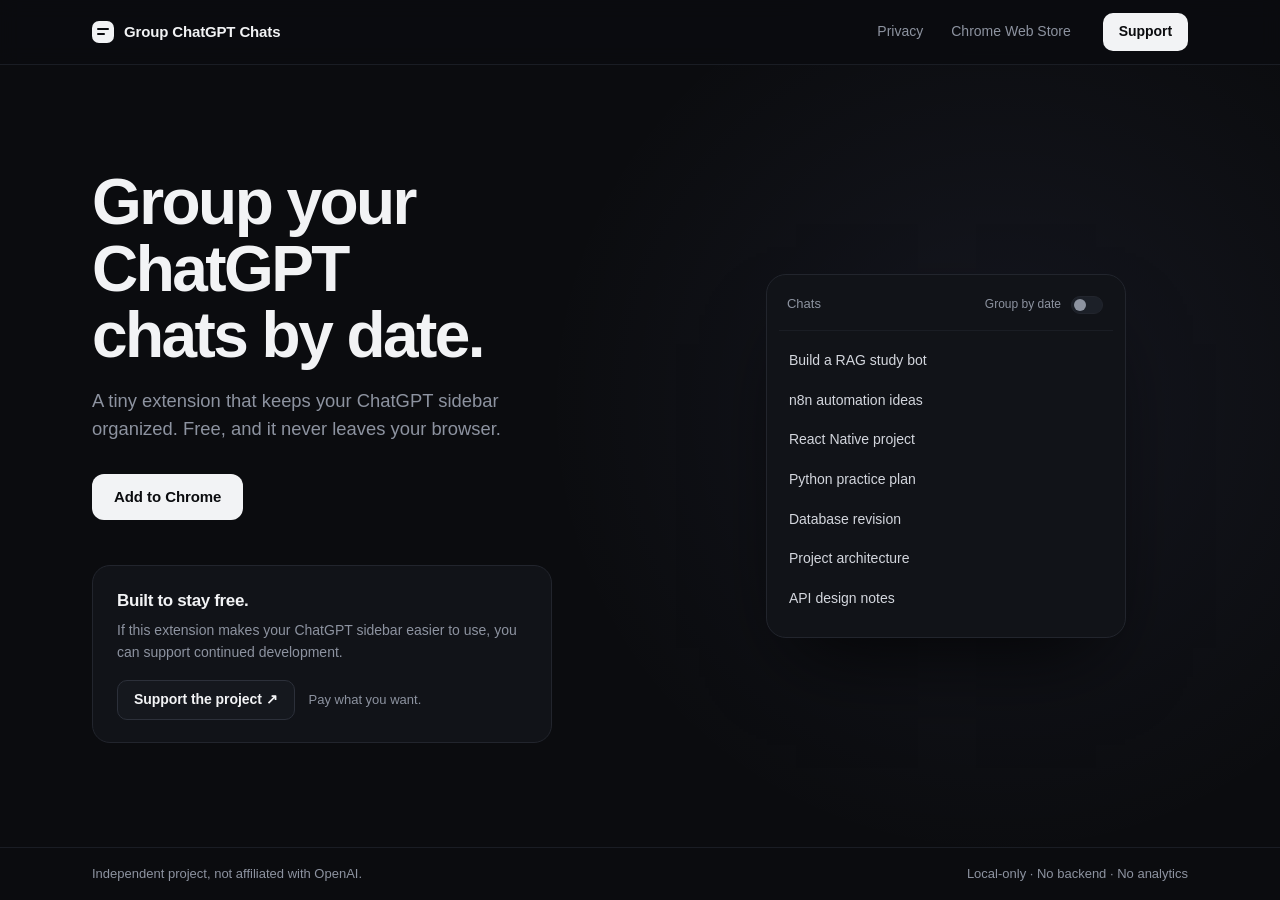
<file: index.html>
<!DOCTYPE html>
<html lang="en">
<head>
<meta charset="UTF-8">
<meta name="viewport" content="width=device-width, initial-scale=1.0">
<title>Group ChatGPT Chats by Date</title>
<meta name="description" content="A tiny Chrome extension that keeps your ChatGPT sidebar organized by date: Today, Yesterday, and specific dates. Local-only, free.">
<meta name="theme-color" content="#0b0c0f">
<link rel="stylesheet" href="style.css">
</head>
<body>
<div class="page">

  <header class="nav">
    <div class="nav-inner">
      <a class="brand" href="./" aria-label="Group ChatGPT Chats, home">
        <span class="brand-mark" aria-hidden="true"></span>
        Group ChatGPT Chats
      </a>
      <nav class="nav-links" aria-label="Primary">
        <a href="privacy/Group-ChatGPT-Chats-by-Date.html">Privacy</a>
        <a href="https://chromewebstore.google.com/detail/group-chatgpt-chats-by-da/fapiomipbkcmdlocchmnpebpcmijmkpd?authuser=0&hl=en" data-chrome>Chrome Web Store</a>
      </nav>
      <a class="btn btn-sm btn-light" href="#support" data-dodo>Support</a>
    </div>
  </header>

  <main class="main">

    <section class="intro">
      <h1>Group your ChatGPT chats by&nbsp;date.</h1>
      <p class="lede">A tiny extension that keeps your ChatGPT sidebar organized. Free, and it never leaves your browser.</p>

      <div class="cta-row">
        <a class="btn btn-light" href="#" data-chrome>Add to Chrome</a>
      </div>

      <aside class="support" id="support">
        <div class="support-text">
          <h2>Built to stay free.</h2>
          <p>If this extension makes your ChatGPT sidebar easier to use, you can support continued development.</p>
        </div>
        <div class="support-action">
          <a class="btn btn-dark" href="#support" data-dodo>Support the project ↗</a>
          <span class="pwyw">Pay what you want.</span>
        </div>
      </aside>
    </section>

    <section class="stage" aria-label="Preview">
      <div class="sidebar" id="sidebar" data-grouped="false">
        <div class="sb-top">
          <span class="sb-title">Chats</span>
          <button class="switch" id="groupSwitch" type="button" role="switch" aria-checked="false" aria-label="Group by date">
            <span class="switch-label">Group by date</span>
            <span class="switch-track" aria-hidden="true"><span class="switch-thumb"></span></span>
          </button>
        </div>

        <div class="sb-body">
          <section class="group">
            <button class="group-head" type="button" aria-expanded="true">
              <span class="chev" aria-hidden="true"></span>Today
            </button>
            <ul class="chats">
              <li>Build a RAG study bot</li>
              <li>n8n automation ideas</li>
              <li>React Native project</li>
            </ul>
          </section>

          <section class="group">
            <button class="group-head" type="button" aria-expanded="true">
              <span class="chev" aria-hidden="true"></span>Yesterday
            </button>
            <ul class="chats">
              <li>Python practice plan</li>
              <li>Database revision</li>
            </ul>
          </section>

          <section class="group">
            <button class="group-head" type="button" aria-expanded="true">
              <span class="chev" aria-hidden="true"></span>September 18
            </button>
            <ul class="chats">
              <li>Project architecture</li>
              <li>API design notes</li>
            </ul>
          </section>
        </div>
      </div>
    </section>

  </main>

  <footer class="footer">
    <div class="footer-inner">
      <p>Independent project, not affiliated with OpenAI.</p>
      <p>Local-only · No backend · No analytics</p>
    </div>
  </footer>

</div>
<script src="script.js"></script>
</body>
</html>
</file>
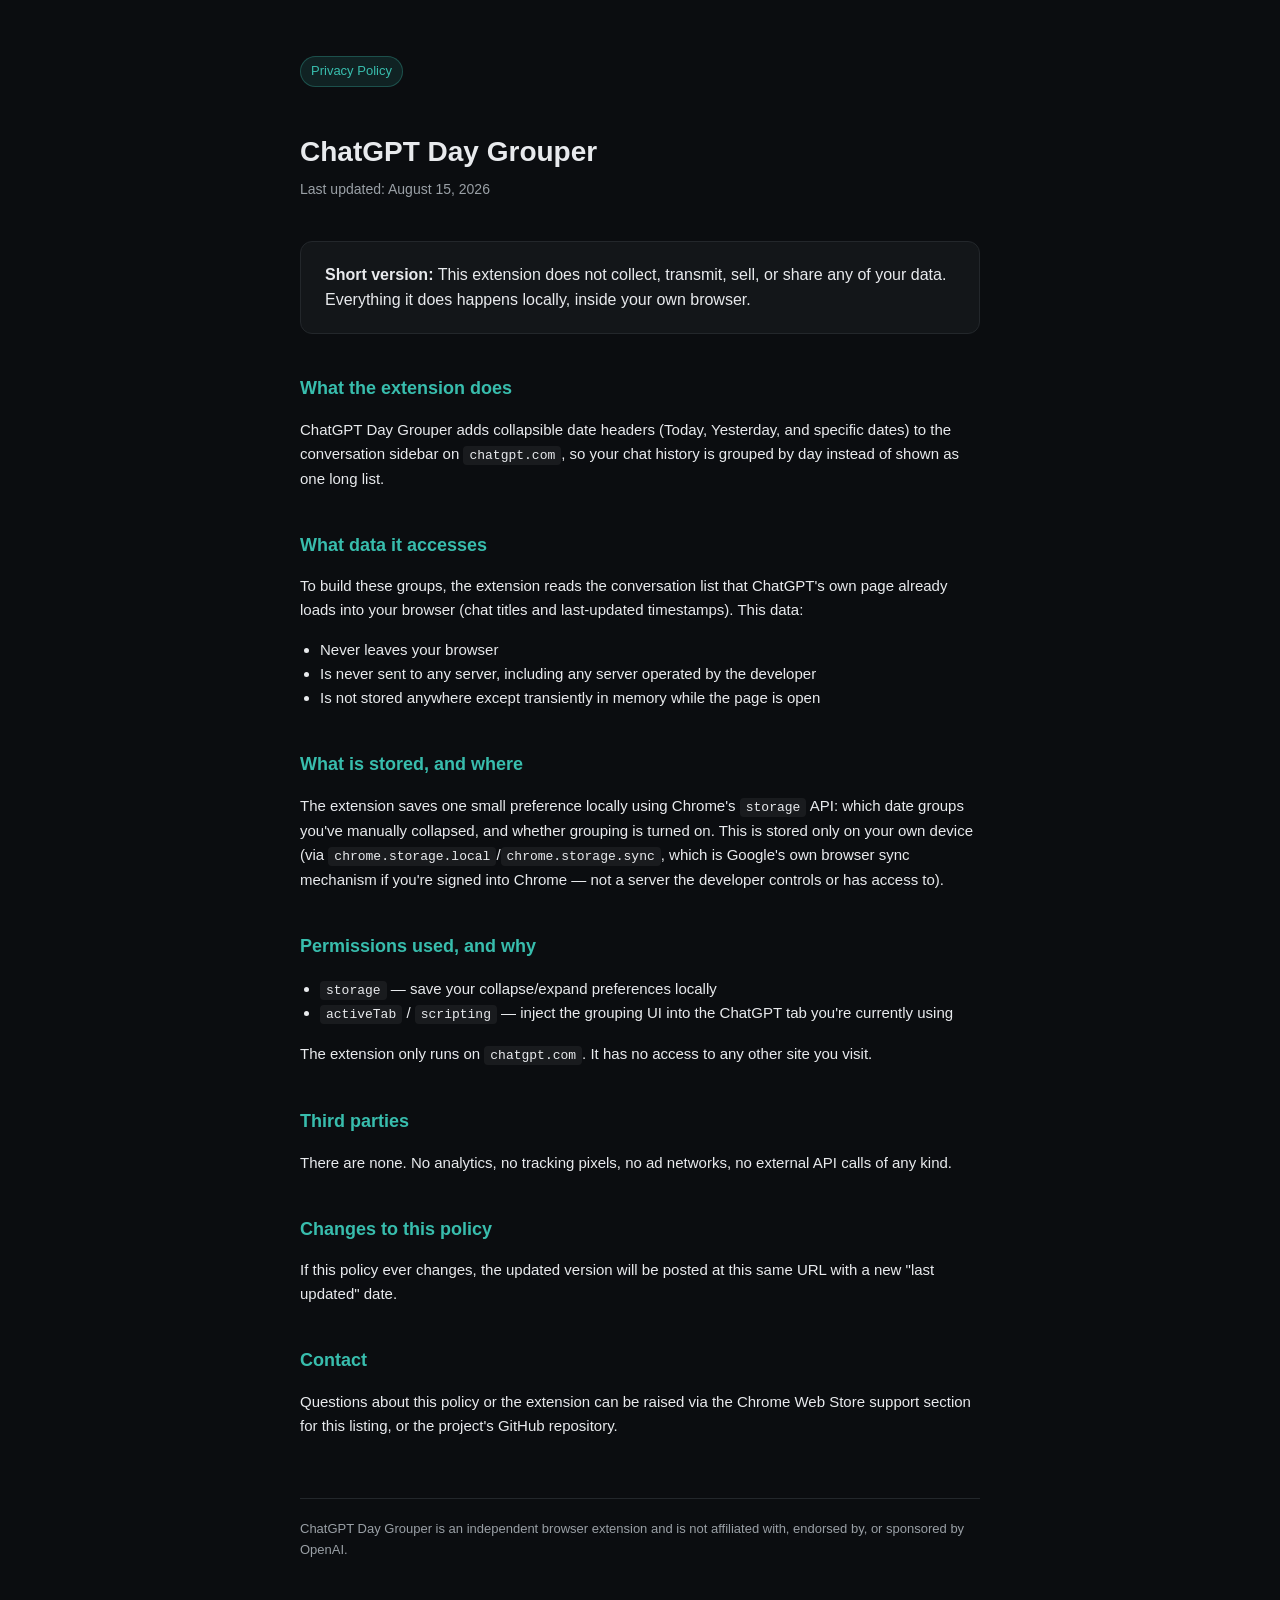
<file: privacy/chatgpt-day-grouper.html>
<!DOCTYPE html>
<html lang="en">
<head>
<meta charset="UTF-8">
<meta name="viewport" content="width=device-width, initial-scale=1.0">
<title>Privacy Policy — ChatGPT Day Grouper</title>
<style>
  :root {
    --bg: #0b0d10;
    --card: #131619;
    --text: #e8eaed;
    --muted: #9aa0a6;
    --accent: #38bdad;
    --border: #23272b;
  }
  * { box-sizing: border-box; }
  body {
    margin: 0;
    font-family: -apple-system, BlinkMacSystemFont, "Segoe UI", Roboto, Helvetica, Arial, sans-serif;
    background: var(--bg);
    color: var(--text);
    line-height: 1.6;
  }
  .wrap {
    max-width: 720px;
    margin: 0 auto;
    padding: 56px 20px 100px;
  }
  h1 {
    font-size: 28px;
    margin-bottom: 4px;
  }
  .updated {
    color: var(--muted);
    font-size: 14px;
    margin-bottom: 40px;
  }
  h2 {
    font-size: 18px;
    margin-top: 40px;
    margin-bottom: 10px;
    color: var(--accent);
  }
  p, li {
    color: var(--text);
    font-size: 15px;
  }
  ul {
    padding-left: 20px;
  }
  .card {
    background: var(--card);
    border: 1px solid var(--border);
    border-radius: 12px;
    padding: 20px 24px;
    margin: 24px 0;
  }
  .badge {
    display: inline-block;
    background: rgba(56,189,173,0.12);
    color: var(--accent);
    border: 1px solid rgba(56,189,173,0.3);
    padding: 4px 10px;
    border-radius: 999px;
    font-size: 13px;
    margin-bottom: 24px;
  }
  a { color: var(--accent); }
  footer {
    margin-top: 60px;
    color: var(--muted);
    font-size: 13px;
    border-top: 1px solid var(--border);
    padding-top: 20px;
  }
  code {
    background: rgba(255,255,255,0.06);
    padding: 2px 6px;
    border-radius: 4px;
    font-size: 13px;
  }
</style>
</head>
<body>
  <div class="wrap">
    <div class="badge">Privacy Policy</div>
    <h1>ChatGPT Day Grouper</h1>
    <div class="updated">Last updated: August 15, 2026</div>

    <div class="card">
      <strong>Short version:</strong> This extension does not collect, transmit, sell, or share any of your
      data. Everything it does happens locally, inside your own browser.
    </div>

    <h2>What the extension does</h2>
    <p>
      ChatGPT Day Grouper adds collapsible date headers (Today, Yesterday, and specific dates) to the
      conversation sidebar on <code>chatgpt.com</code>, so your chat history is grouped by day instead
      of shown as one long list.
    </p>

    <h2>What data it accesses</h2>
    <p>
      To build these groups, the extension reads the conversation list that ChatGPT's own page already
      loads into your browser (chat titles and last-updated timestamps). This data:
    </p>
    <ul>
      <li>Never leaves your browser</li>
      <li>Is never sent to any server, including any server operated by the developer</li>
      <li>Is not stored anywhere except transiently in memory while the page is open</li>
    </ul>

    <h2>What is stored, and where</h2>
    <p>
      The extension saves one small preference locally using Chrome's <code>storage</code> API:
      which date groups you've manually collapsed, and whether grouping is turned on. This is stored
      only on your own device (via <code>chrome.storage.local</code>/<code>chrome.storage.sync</code>,
      which is Google's own browser sync mechanism if you're signed into Chrome — not a server the
      developer controls or has access to).
    </p>

    <h2>Permissions used, and why</h2>
    <ul>
      <li><code>storage</code> — save your collapse/expand preferences locally</li>
      <li><code>activeTab</code> / <code>scripting</code> — inject the grouping UI into the ChatGPT tab
        you're currently using</li>
    </ul>
    <p>
      The extension only runs on <code>chatgpt.com</code>. It has no access to any other site you visit.
    </p>

    <h2>Third parties</h2>
    <p>
      There are none. No analytics, no tracking pixels, no ad networks, no external API calls of any kind.
    </p>

    <h2>Changes to this policy</h2>
    <p>
      If this policy ever changes, the updated version will be posted at this same URL with a new
      "last updated" date.
    </p>

    <h2>Contact</h2>
    <p>
      Questions about this policy or the extension can be raised via the Chrome Web Store support
      section for this listing, or the project's GitHub repository.
    </p>

    <footer>
      ChatGPT Day Grouper is an independent browser extension and is not affiliated with, endorsed by,
      or sponsored by OpenAI.
    </footer>
  </div>
</body>
</html>
</file>
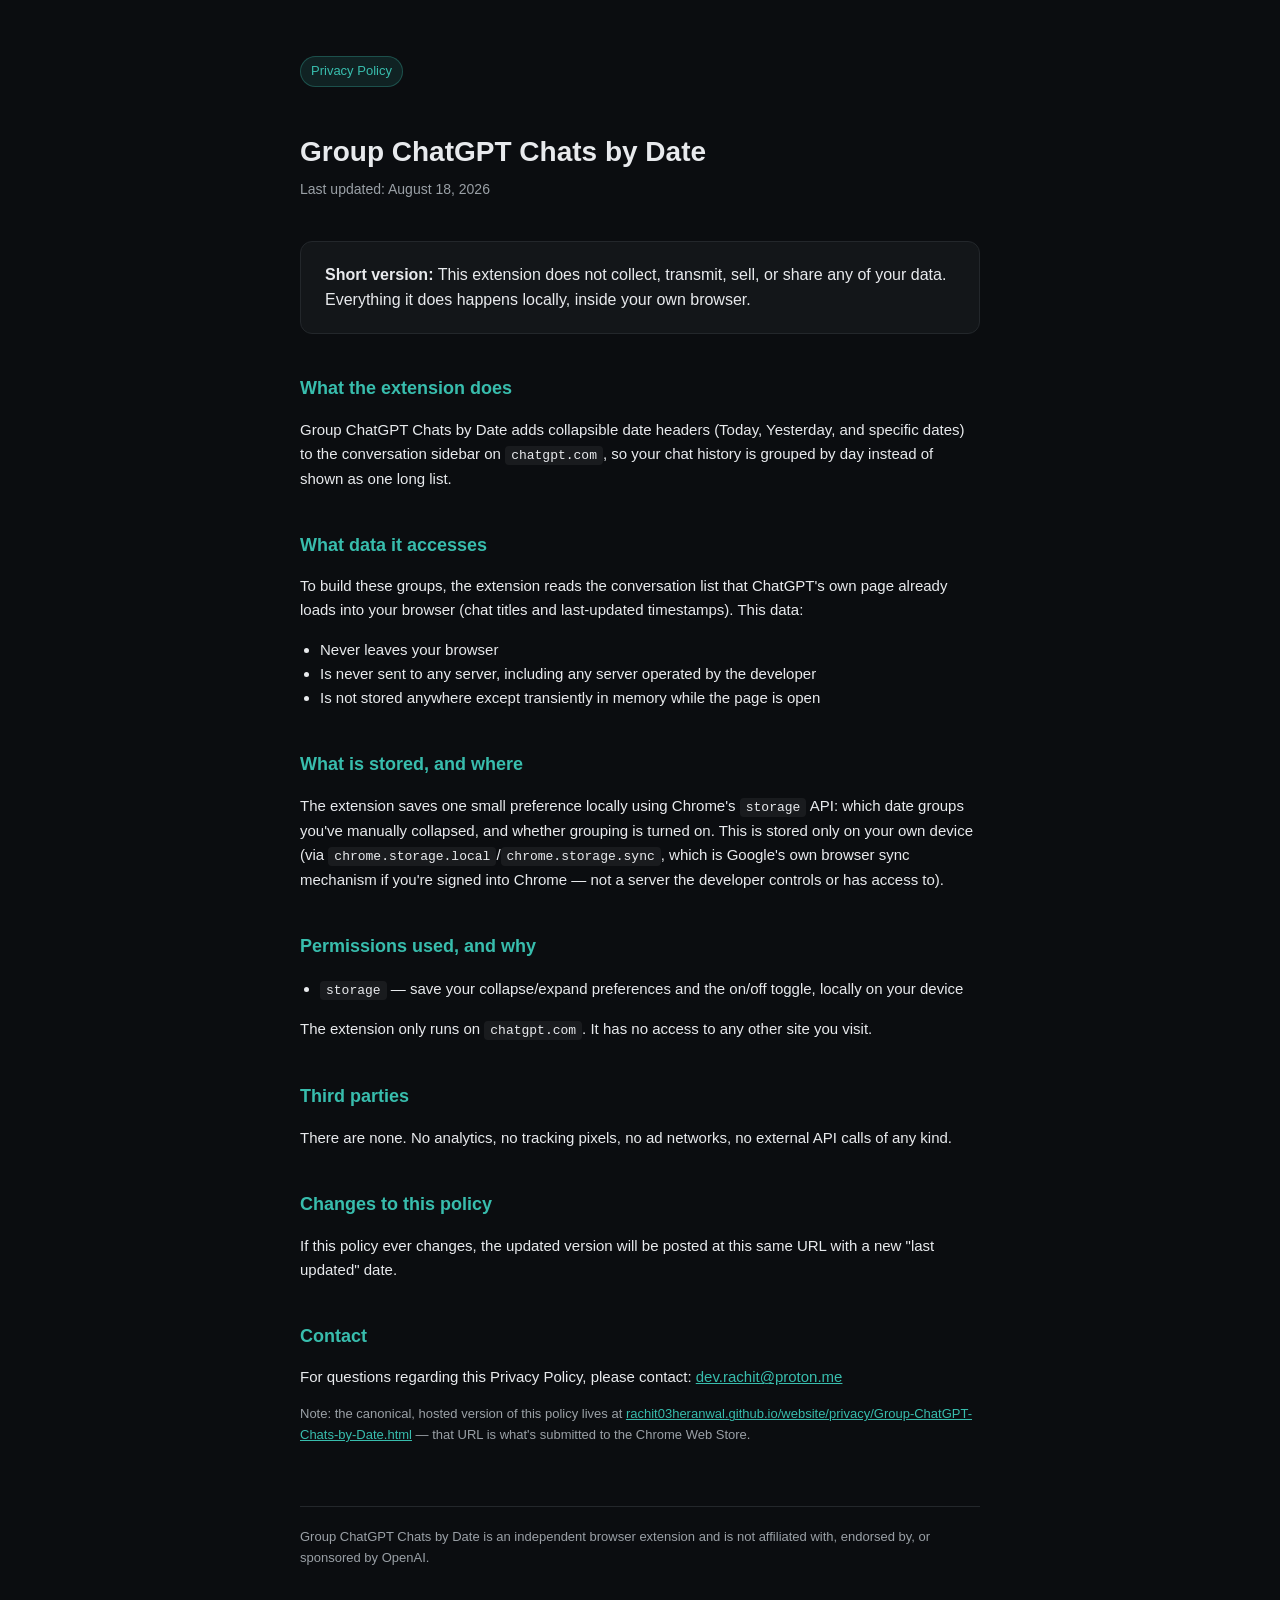
<file: privacy/Group-ChatGPT-Chats-by-Date.html>
<!DOCTYPE html>
<html lang="en">
<head>
<meta charset="UTF-8">
<meta name="viewport" content="width=device-width, initial-scale=1.0">
<title>Privacy Policy — Group ChatGPT Chats by Date</title>
<style>
  :root {
    --bg: #0b0d10;
    --card: #131619;
    --text: #e8eaed;
    --muted: #9aa0a6;
    --accent: #38bdad;
    --border: #23272b;
  }
  * { box-sizing: border-box; }
  body {
    margin: 0;
    font-family: -apple-system, BlinkMacSystemFont, "Segoe UI", Roboto, Helvetica, Arial, sans-serif;
    background: var(--bg);
    color: var(--text);
    line-height: 1.6;
  }
  .wrap {
    max-width: 720px;
    margin: 0 auto;
    padding: 56px 20px 100px;
  }
  h1 {
    font-size: 28px;
    margin-bottom: 4px;
  }
  .updated {
    color: var(--muted);
    font-size: 14px;
    margin-bottom: 40px;
  }
  h2 {
    font-size: 18px;
    margin-top: 40px;
    margin-bottom: 10px;
    color: var(--accent);
  }
  p, li {
    color: var(--text);
    font-size: 15px;
  }
  ul {
    padding-left: 20px;
  }
  .card {
    background: var(--card);
    border: 1px solid var(--border);
    border-radius: 12px;
    padding: 20px 24px;
    margin: 24px 0;
  }
  .badge {
    display: inline-block;
    background: rgba(56,189,173,0.12);
    color: var(--accent);
    border: 1px solid rgba(56,189,173,0.3);
    padding: 4px 10px;
    border-radius: 999px;
    font-size: 13px;
    margin-bottom: 24px;
  }
  a { color: var(--accent); }
  footer {
    margin-top: 60px;
    color: var(--muted);
    font-size: 13px;
    border-top: 1px solid var(--border);
    padding-top: 20px;
  }
  code {
    background: rgba(255,255,255,0.06);
    padding: 2px 6px;
    border-radius: 4px;
    font-size: 13px;
  }
</style>
</head>
<body>
  <div class="wrap">
    <div class="badge">Privacy Policy</div>
    <h1>Group ChatGPT Chats by Date</h1>
    <div class="updated">Last updated: August 18, 2026</div>
    <div class="card">
      <strong>Short version:</strong> This extension does not collect, transmit, sell, or share any of your
      data. Everything it does happens locally, inside your own browser.
    </div>
    <h2>What the extension does</h2>
    <p>
      Group ChatGPT Chats by Date adds collapsible date headers (Today, Yesterday, and specific dates) to
      the conversation sidebar on <code>chatgpt.com</code>, so your chat history is grouped by day instead
      of shown as one long list.
    </p>
    <h2>What data it accesses</h2>
    <p>
      To build these groups, the extension reads the conversation list that ChatGPT's own page already
      loads into your browser (chat titles and last-updated timestamps). This data:
    </p>
    <ul>
      <li>Never leaves your browser</li>
      <li>Is never sent to any server, including any server operated by the developer</li>
      <li>Is not stored anywhere except transiently in memory while the page is open</li>
    </ul>
    <h2>What is stored, and where</h2>
    <p>
      The extension saves one small preference locally using Chrome's <code>storage</code> API:
      which date groups you've manually collapsed, and whether grouping is turned on. This is stored
      only on your own device (via <code>chrome.storage.local</code>/<code>chrome.storage.sync</code>,
      which is Google's own browser sync mechanism if you're signed into Chrome — not a server the
      developer controls or has access to).
    </p>
    <h2>Permissions used, and why</h2>
    <ul>
      <li><code>storage</code> — save your collapse/expand preferences and the on/off toggle, locally on
        your device</li>
    </ul>
    <p>
      The extension only runs on <code>chatgpt.com</code>. It has no access to any other site you visit.
    </p>
    <h2>Third parties</h2>
    <p>
      There are none. No analytics, no tracking pixels, no ad networks, no external API calls of any kind.
    </p>
    <h2>Changes to this policy</h2>
    <p>
      If this policy ever changes, the updated version will be posted at this same URL with a new
      "last updated" date.
    </p>
   <h2>Contact</h2>
    <p>
       For questions regarding this Privacy Policy, please contact:
       <a href="mailto:dev.rachit@proton.me">dev.rachit@proton.me</a>
     </p>
     <p style="color: var(--muted); font-size: 13px;">
       Note: the canonical, hosted version of this policy lives at
       <a href="https://rachit03heranwal.github.io/website/privacy/Group-ChatGPT-Chats-by-Date.html">rachit03heranwal.github.io/website/privacy/Group-ChatGPT-Chats-by-Date.html</a>
       — that URL is what's submitted to the Chrome Web Store.
     </p>

    <footer>
      Group ChatGPT Chats by Date is an independent browser extension and is not affiliated with,
      endorsed by, or sponsored by OpenAI.
    </footer>
  </div>
</body>
</html>
</file>
<file: style.css>
:root {
  --bg: #0b0c0f;
  --panel: #111318;
  --panel-2: #15181e;
  --line: #22252d;
  --line-soft: #1a1d24;
  --text: #f2f3f5;
  --muted: #8d93a0;
  --accent: #9aa6ff;
  --accent-deep: #2a2f57;
  --sans: "Inter", -apple-system, BlinkMacSystemFont, "Segoe UI", Roboto, "Helvetica Neue", Arial, sans-serif;
  --ease: cubic-bezier(.22, .8, .24, 1);
}

*, *::before, *::after { box-sizing: border-box; margin: 0; padding: 0; }

html { -webkit-text-size-adjust: 100%; height: 100%; }

body {
  background: var(--bg);
  color: var(--text);
  font-family: var(--sans);
  line-height: 1.55;
  -webkit-font-smoothing: antialiased;
  min-height: 100%;
}

a { color: inherit; text-decoration: none; }
button { font: inherit; color: inherit; background: none; border: 0; cursor: pointer; }

:focus-visible {
  outline: 2px solid var(--accent);
  outline-offset: 3px;
  border-radius: 6px;
}

/* ---------- Page frame: exactly one screen on desktop ---------- */
.page {
  display: grid;
  grid-template-rows: auto 1fr auto;
  min-height: 100dvh;
  background:
    radial-gradient(700px circle at 78% 45%, rgba(154,166,255,.07), transparent 65%),
    var(--bg);
}
@media (min-width: 900px) and (min-height: 620px) {
  .page { height: 100dvh; min-height: 0; overflow: hidden; }
}

/* ---------- Navbar ---------- */
.nav {
  border-bottom: 1px solid var(--line-soft);
  background: rgba(11,12,15,.8);
  backdrop-filter: blur(10px);
}
.nav-inner {
  display: flex;
  align-items: center;
  gap: 32px;
  max-width: 1160px;
  height: 64px;
  margin: 0 auto;
  padding: 0 32px;
}
.brand {
  display: inline-flex;
  align-items: center;
  gap: 10px;
  font-weight: 600;
  font-size: 15px;
  letter-spacing: -0.01em;
  margin-right: auto;
  white-space: nowrap;
}
.brand-mark {
  width: 22px;
  height: 22px;
  border-radius: 7px;
  background: var(--text);
  position: relative;
  flex: none;
}
.brand-mark::before,
.brand-mark::after {
  content: "";
  position: absolute;
  left: 5px;
  right: 5px;
  height: 2px;
  border-radius: 2px;
  background: var(--bg);
}
.brand-mark::before { top: 7px; }
.brand-mark::after  { top: 12px; right: 9px; }

.nav-links {
  display: flex;
  align-items: center;
  gap: 28px;
  font-size: 14px;
  color: var(--muted);
}
.nav-links a { transition: color .2s; }
.nav-links a:hover { color: var(--text); }

/* ---------- Buttons ---------- */
.btn {
  display: inline-flex;
  align-items: center;
  justify-content: center;
  min-height: 46px;
  padding: 0 22px;
  border-radius: 12px;
  font-size: 15px;
  font-weight: 600;
  letter-spacing: -0.005em;
  white-space: nowrap;
  transition: transform .2s var(--ease), background .2s, border-color .2s, color .2s;
}
.btn:active { transform: translateY(1px); }
.btn-sm { min-height: 38px; padding: 0 16px; font-size: 14px; border-radius: 10px; }
.btn-light { background: var(--text); color: #0b0c0f; }
.btn-light:hover { background: #ffffff; }
.btn-dark { background: var(--panel-2); color: var(--text); border: 1px solid #2c303a; }
.btn-dark:hover { border-color: var(--accent); }

/* ---------- Main: two columns, vertically centered ---------- */
.main {
  display: grid;
  grid-template-columns: minmax(0, 1.05fr) minmax(0, .95fr);
  align-items: center;
  gap: clamp(32px, 6vw, 96px);
  width: 100%;
  max-width: 1160px;
  margin: 0 auto;
  padding: 24px 32px;
  min-height: 0;
}

.intro { min-width: 0; }

h1 {
  font-weight: 650;
  font-size: clamp(2.3rem, min(5vw, 8.4vh), 4.3rem);
  line-height: 1.04;
  letter-spacing: -0.04em;
  max-width: 14ch;
  text-wrap: balance;
  margin-bottom: 18px;
}
.lede {
  color: var(--muted);
  font-size: clamp(1rem, 1.9vh + .3rem, 1.15rem);
  max-width: 40ch;
  margin-bottom: clamp(20px, 3.4vh, 30px);
}
.cta-row { display: flex; gap: 12px; flex-wrap: wrap; }

/* ---------- Support card ---------- */
.support {
  margin-top: clamp(24px, 5vh, 48px);
  max-width: 460px;
  padding: 22px 24px;
  border: 1px solid var(--line);
  border-radius: 18px;
  background: var(--panel);
}
.support h2 {
  font-size: 17px;
  font-weight: 650;
  letter-spacing: -0.02em;
  margin-bottom: 6px;
}
.support p {
  color: var(--muted);
  font-size: 14px;
  margin-bottom: 16px;
}
.support-action {
  display: flex;
  align-items: center;
  gap: 14px;
  flex-wrap: wrap;
}
.support-action .btn { min-height: 40px; font-size: 14px; padding: 0 16px; border-radius: 10px; }
.pwyw { font-size: 13px; color: var(--muted); }

/* ---------- Sidebar mockup ---------- */
.stage {
  display: flex;
  justify-content: center;
  min-width: 0;
}
.sidebar {
  width: min(360px, 100%);
  background: var(--panel);
  border: 1px solid var(--line);
  border-radius: 20px;
  padding: 16px 12px 18px;
  box-shadow: 0 40px 80px -30px rgba(0,0,0,.8);
}
.sb-top {
  display: flex;
  align-items: center;
  justify-content: space-between;
  padding: 2px 8px 14px;
  border-bottom: 1px solid var(--line-soft);
  margin-bottom: 10px;
}
.sb-title { font-size: 13px; color: var(--muted); font-weight: 500; }

.switch {
  display: inline-flex;
  align-items: center;
  gap: 10px;
  font-size: 12px;
  color: var(--muted);
  border-radius: 999px;
  padding: 2px;
}
.switch-track {
  width: 32px; height: 18px;
  border-radius: 999px;
  background: #1c2028;
  border: 1px solid var(--line);
  position: relative;
  transition: background .3s var(--ease), border-color .3s;
}
.switch-thumb {
  position: absolute;
  top: 2px; left: 2px;
  width: 12px; height: 12px;
  border-radius: 50%;
  background: var(--muted);
  transition: transform .3s var(--ease), background .3s;
}
.switch[aria-checked="true"] { color: var(--text); }
.switch[aria-checked="true"] .switch-track { background: var(--accent-deep); border-color: var(--accent); }
.switch[aria-checked="true"] .switch-thumb { transform: translateX(14px); background: var(--accent); }

.group-head {
  display: flex;
  align-items: center;
  gap: 6px;
  width: 100%;
  text-align: left;
  font-size: 12.5px;
  font-weight: 600;
  color: var(--accent);
  padding: 0 8px;
  overflow: hidden;
  max-height: 0;
  opacity: 0;
  transition: max-height .5s var(--ease), opacity .4s, padding .5s var(--ease), margin .5s var(--ease);
  pointer-events: none;
}
.sidebar[data-grouped="true"] .group-head {
  max-height: 34px;
  opacity: 1;
  padding: 8px 8px 6px;
  pointer-events: auto;
}
.sidebar[data-grouped="true"] .group + .group .group-head { margin-top: 8px; }

.chev {
  width: 6px; height: 6px;
  border-right: 1.5px solid currentColor;
  border-bottom: 1.5px solid currentColor;
  transform: rotate(45deg) translate(-1px, -1px);
  transition: transform .3s var(--ease);
  flex: none;
}
.group-head[aria-expanded="false"] .chev { transform: rotate(-45deg) translate(-1px, -1px); }
.group-head:hover { color: #c3caff; }

.chats { list-style: none; }
.chats li {
  font-size: 14px;
  color: #d3d6dd;
  padding: 9px 10px;
  border-radius: 9px;
  white-space: nowrap;
  text-overflow: ellipsis;
  overflow: hidden;
  max-height: 44px;
  transition: background .2s, opacity .3s, max-height .4s var(--ease), padding .4s var(--ease);
}
.chats li:hover { background: var(--panel-2); }
.group.is-collapsed .chats li {
  max-height: 0;
  padding-top: 0;
  padding-bottom: 0;
  opacity: 0;
}

/* ---------- Footer ---------- */
.footer { border-top: 1px solid var(--line-soft); }
.footer-inner {
  display: flex;
  align-items: center;
  justify-content: space-between;
  gap: 8px 24px;
  flex-wrap: wrap;
  max-width: 1160px;
  margin: 0 auto;
  padding: 16px 32px;
  font-size: 13px;
  color: var(--muted);
}

/* ---------- Load-in ---------- */
@media (prefers-reduced-motion: no-preference) {
  .intro > * { animation: rise .7s var(--ease) both; }
  .intro > .lede { animation-delay: .07s; }
  .intro > .cta-row { animation-delay: .14s; }
  .intro > .support { animation-delay: .21s; }
  .stage { animation: rise .9s var(--ease) .2s both; }
  @keyframes rise {
    from { opacity: 0; transform: translateY(12px); }
    to   { opacity: 1; transform: none; }
  }
}
@media (prefers-reduced-motion: reduce) {
  *, *::before, *::after { transition-duration: .01ms !important; animation: none !important; }
}

/* ---------- Smaller screens: stack and allow normal scroll ---------- */
@media (max-width: 899px) {
  .main {
    grid-template-columns: 1fr;
    gap: 40px;
    padding: 40px 20px 48px;
  }
  .nav-inner { padding: 0 20px; gap: 16px; }
  .nav-links { display: none; }
  .footer-inner { padding: 16px 20px; }
  .support { max-width: none; }
}
@media (max-width: 480px) {
  .cta-row .btn { flex: 1 1 100%; }
  .support-action .btn { flex: 1 1 100%; }
  .pwyw { width: 100%; text-align: center; }
}

/* Short desktop windows: shrink instead of scroll */
@media (min-width: 900px) and (max-height: 760px) and (min-height: 620px) {
  .support { padding: 18px 20px; }
  .support p { margin-bottom: 12px; }
  .sidebar { padding: 12px 10px 14px; }
  .chats li { padding: 7px 10px; }
}
</file>
